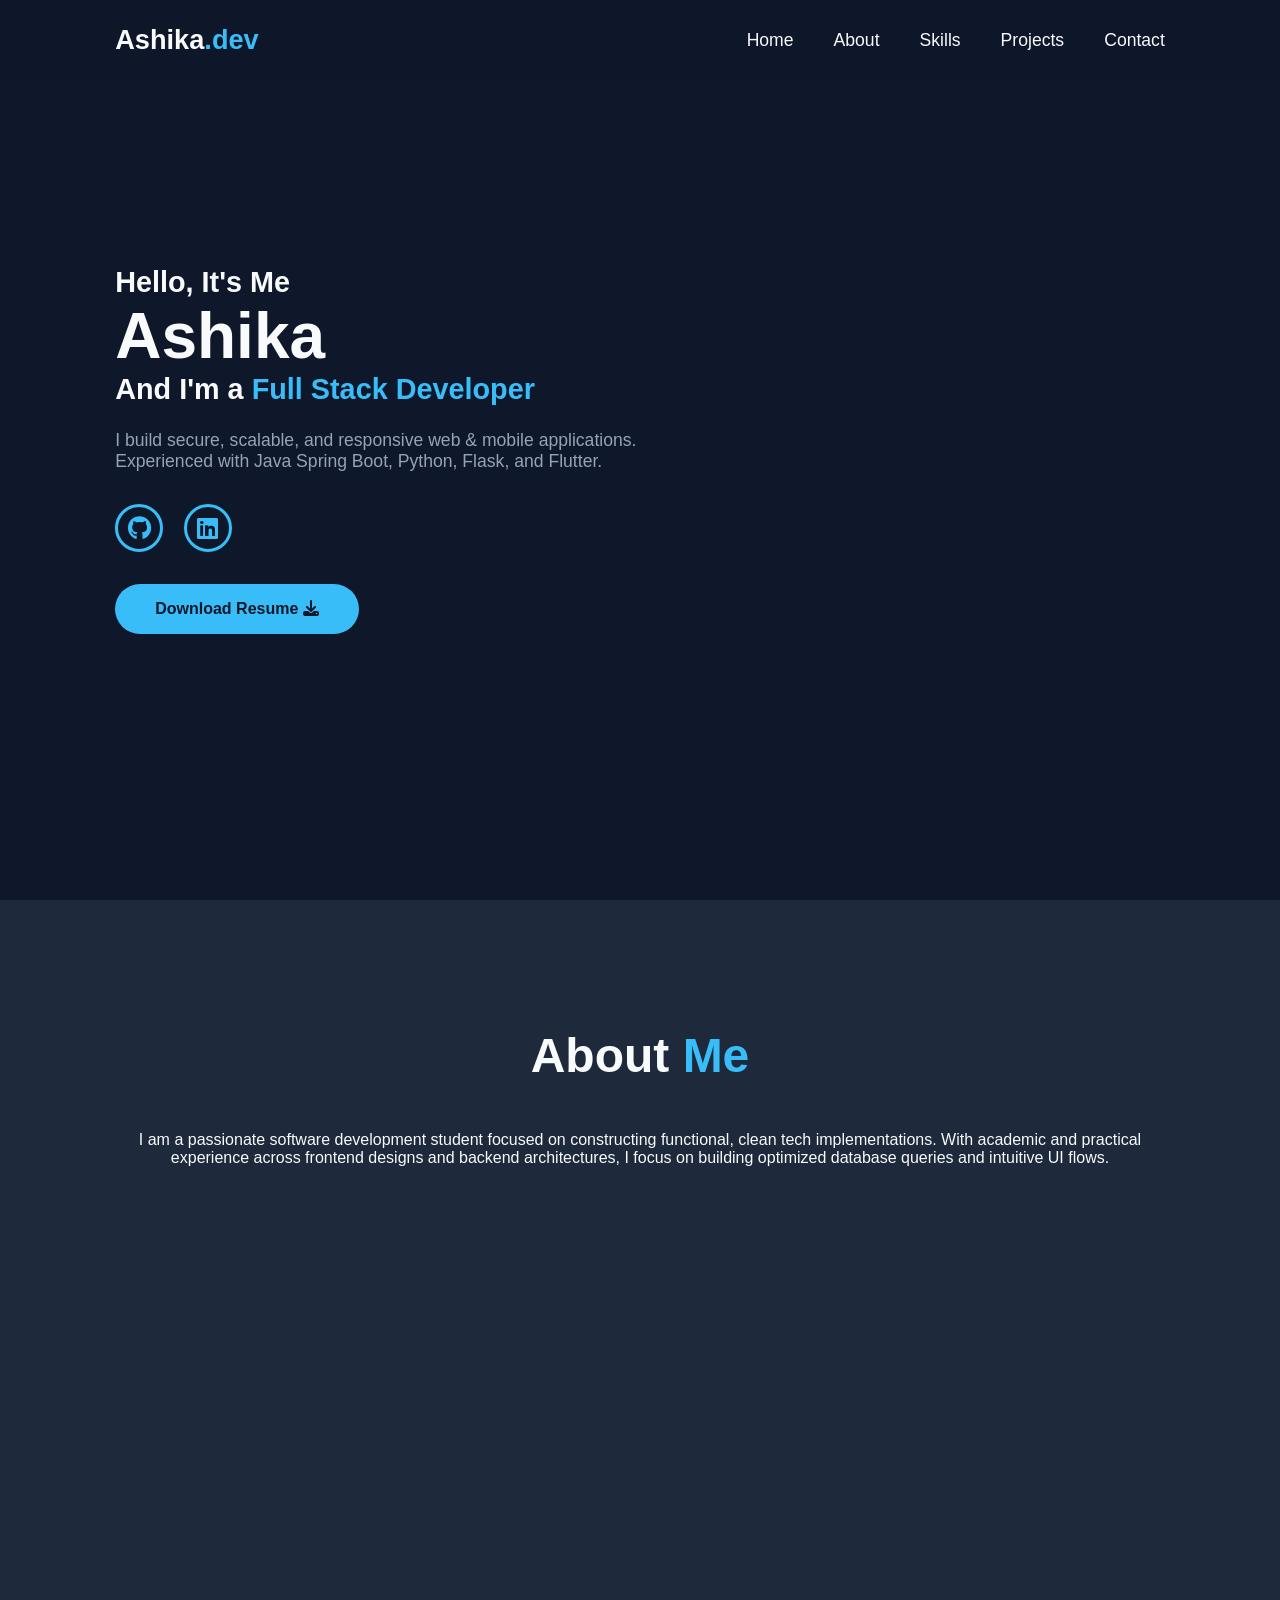
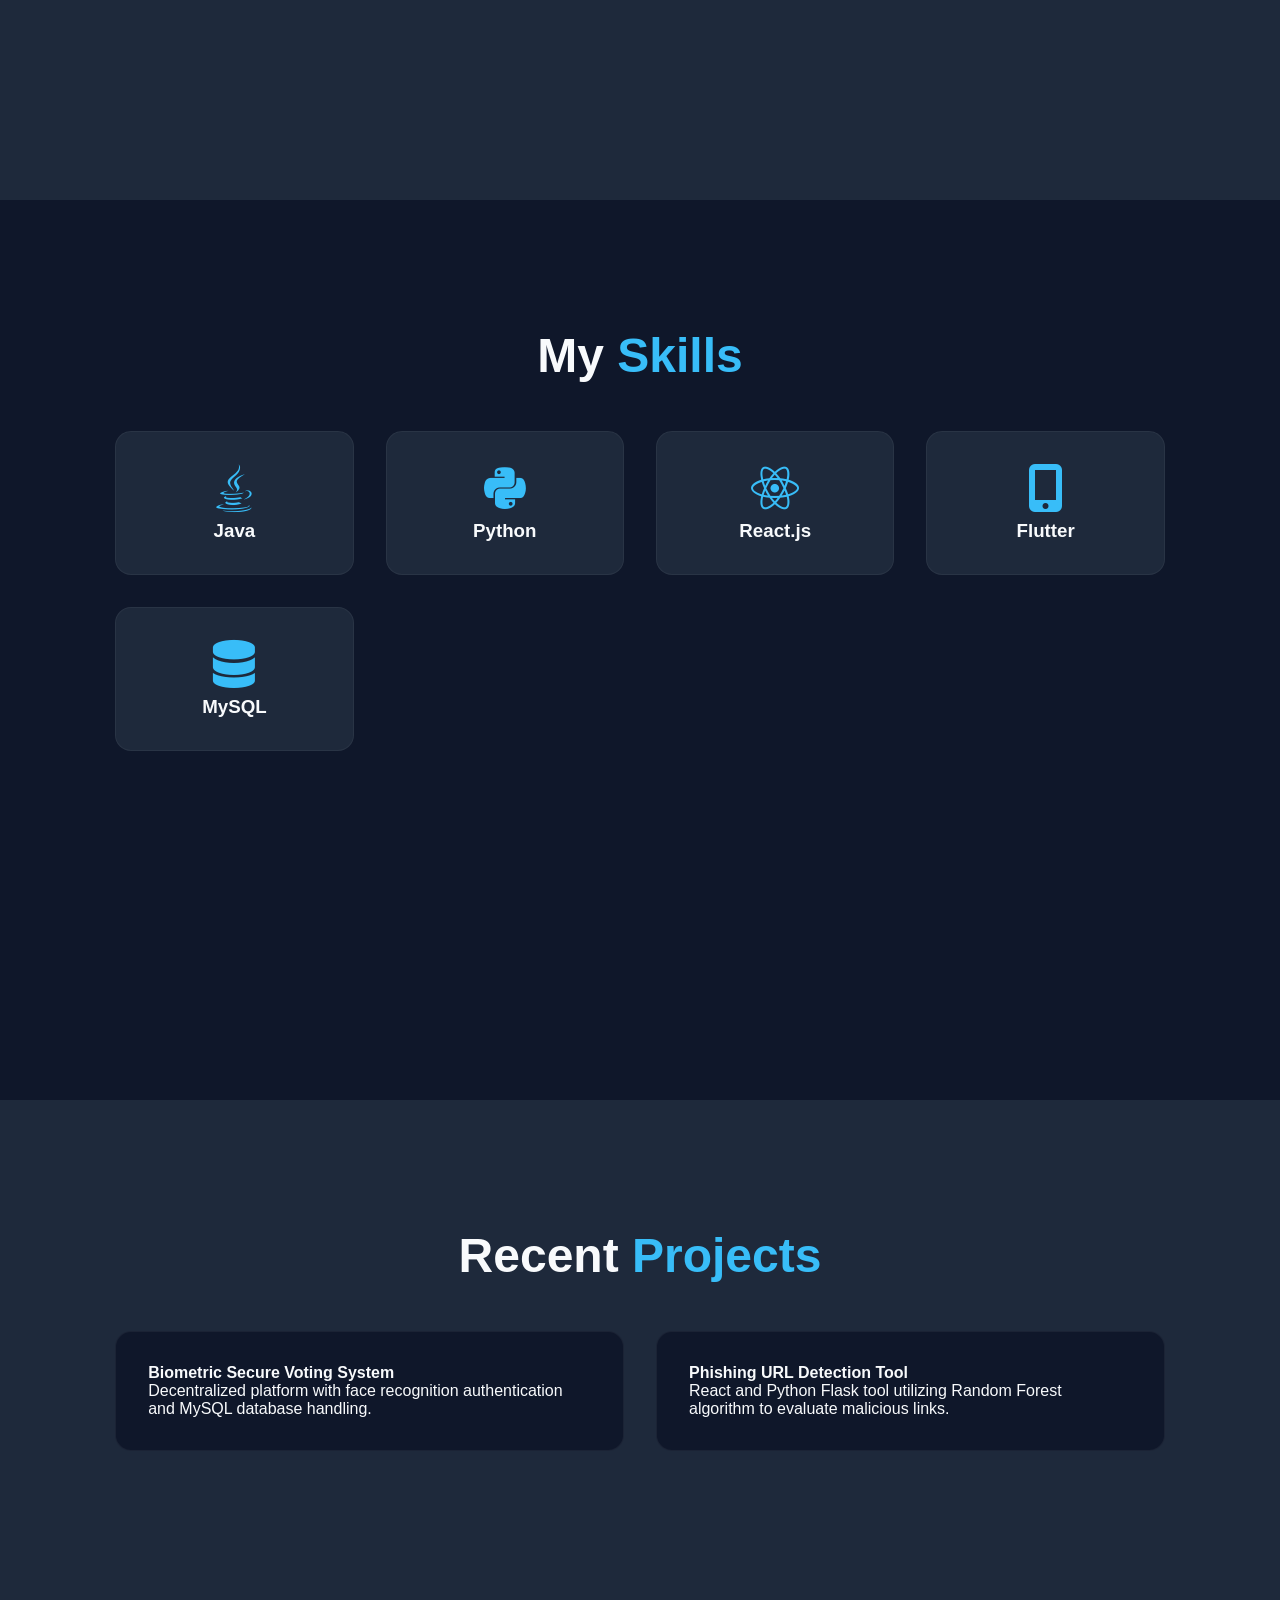
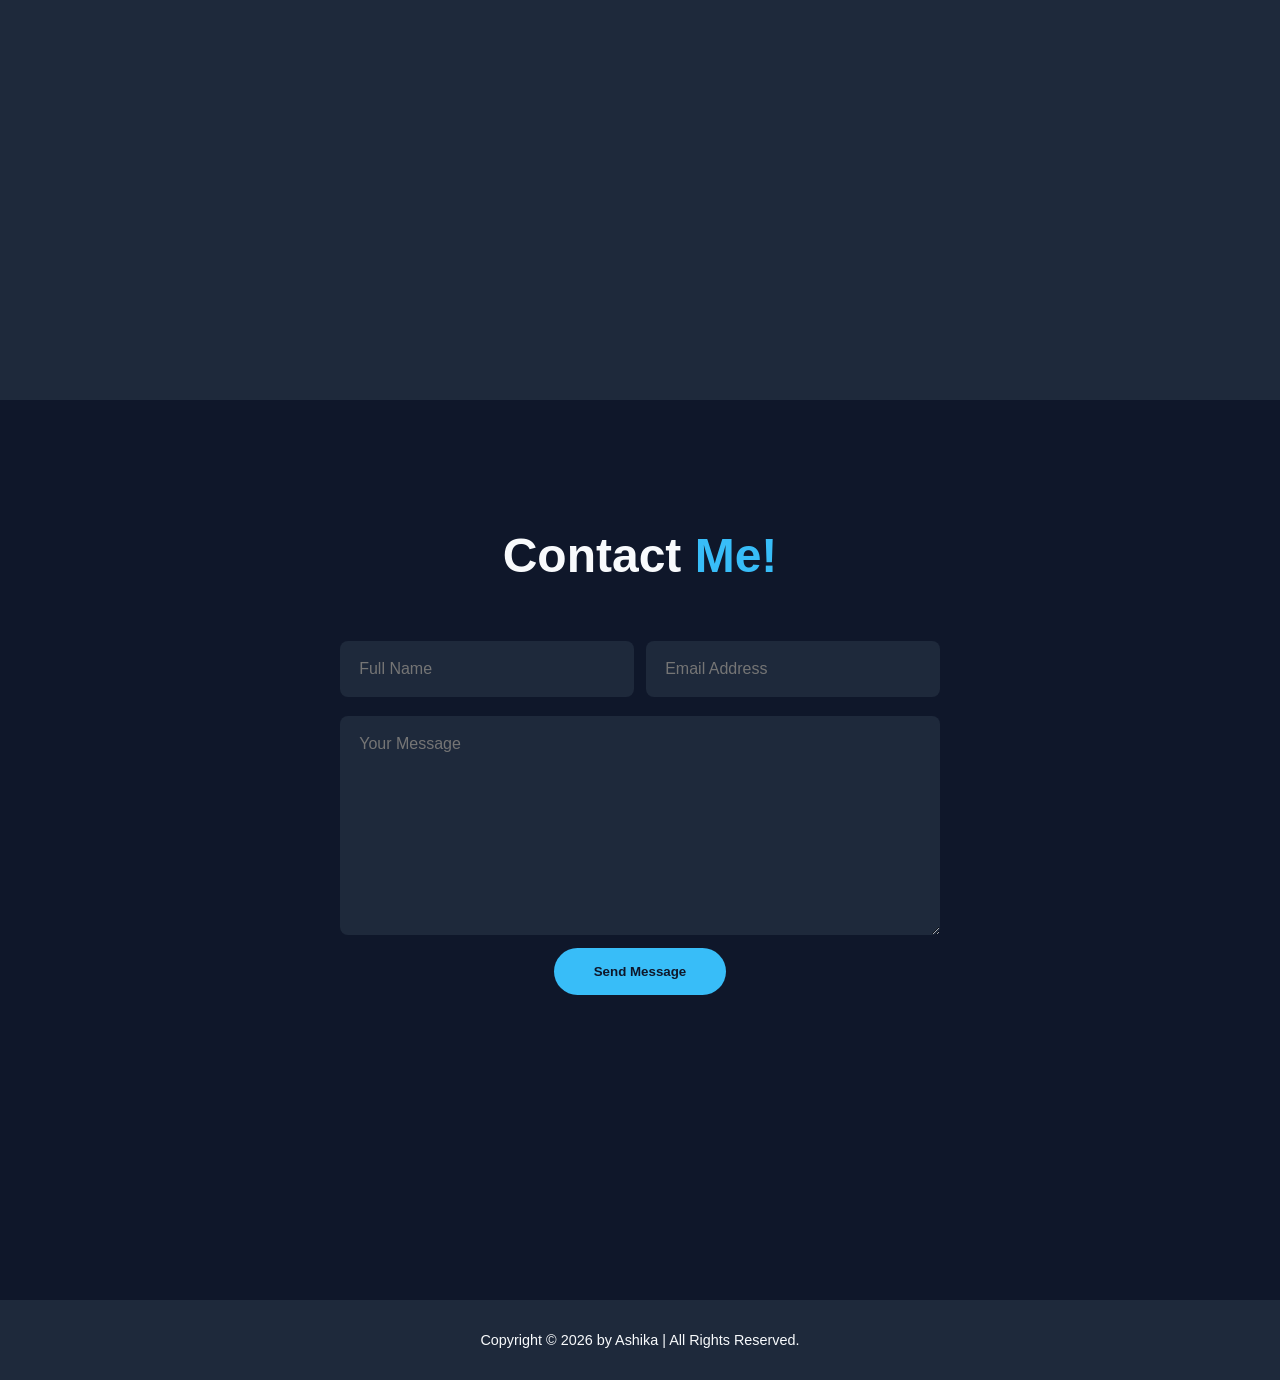
<file: frontend/index.html>
<!DOCTYPE html>
<html lang="en">
<head>
    <meta charset="UTF-8">
    <meta name="viewport" content="width=device-width, initial-scale=1.0">
    <title>Ashika | Full Stack Developer Portfolio</title>
    <link rel="stylesheet" href="style.css">
    <link rel="stylesheet" href="https://cdnjs.cloudflare.com/ajax/libs/font-awesome/6.4.0/css/all.min.css">
</head>
<body>

    <nav class="navbar">
        <div class="logo">Ashika<span>.dev</span></div>
        <ul class="nav-links">
            <li><a href="#home">Home</a></li>
            <li><a href="#about">About</a></li>
            <li><a href="#skills">Skills</a></li>
            <li><a href="#projects">Projects</a></li>
            <li><a href="#contact">Contact</a></li>
        </ul>
    </nav>

    <header id="home" class="hero-section">
        <div class="hero-content">
            <h3>Hello, It's Me</h3>
            <h1>Ashika</h1>
            <h3>And I'm a <span class="main-color-text">Full Stack Developer</span></h3>
            <p>I build secure, scalable, and responsive web & mobile applications. Experienced with Java Spring Boot, Python, Flask, and Flutter.</p>
            <div class="social-icons">
                <a href="https://github.com" target="_blank"><i class="fab fa-github"></i></a>
                <a href="https://linkedin.com" target="_blank"><i class="fab fa-linkedin"></i></a>
            </div>
            <a href="#" class="btn">Download Resume <i class="fas fa-download"></i></a>
        </div>
    </header>

    <section id="about" class="about">
        <h2 class="heading">About <span>Me</span></h2>
        <div class="about-content">
            <p>I am a passionate software development student focused on constructing functional, clean tech implementations. With academic and practical experience across frontend designs and backend architectures, I focus on building optimized database queries and intuitive UI flows.</p>
        </div>
    </section>

    <section id="skills" class="skills">
        <h2 class="heading">My <span>Skills</span></h2>
        <div class="skills-container">
            <div class="skill-box"><i class="fab fa-java"></i> <h3>Java</h3></div>
            <div class="skill-box"><i class="fab fa-python"></i> <h3>Python</h3></div>
            <div class="skill-box"><i class="fab fa-react"></i> <h3>React.js</h3></div>
            <div class="skill-box"><i class="fas fa-mobile-alt"></i> <h3>Flutter</h3></div>
            <div class="skill-box"><i class="fas fa-database"></i> <h3>MySQL</h3></div>
        </div>
    </section>

    <section id="projects" class="projects">
        <h2 class="heading">Recent <span>Projects</span></h2>
        <div class="projects-container">
            <div class="project-card">
                <h4>Biometric Secure Voting System</h4>
                <p>Decentralized platform with face recognition authentication and MySQL database handling.</p>
            </div>
            <div class="project-card">
                <h4>Phishing URL Detection Tool</h4>
                <p>React and Python Flask tool utilizing Random Forest algorithm to evaluate malicious links.</p>
            </div>
        </div>
    </section>

    <section id="contact" class="contact">
        <h2 class="heading">Contact <span>Me!</span></h2>
        <form id="contactForm">
            <div class="input-box">
                <input type="text" id="name" placeholder="Full Name" required>
                <input type="email" id="email" placeholder="Email Address" required>
            </div>
            <textarea id="message" cols="30" rows="10" placeholder="Your Message" required></textarea>
            <button type="submit" class="btn">Send Message</button>
        </form>
        <p id="formStatus" class="form-status"></p>
    </section>

    <footer class="footer">
        <p>Copyright &copy; 2026 by Ashika | All Rights Reserved.</p>
    </footer>

    <script src="script.js"></script>
</body>
</html>
</file>
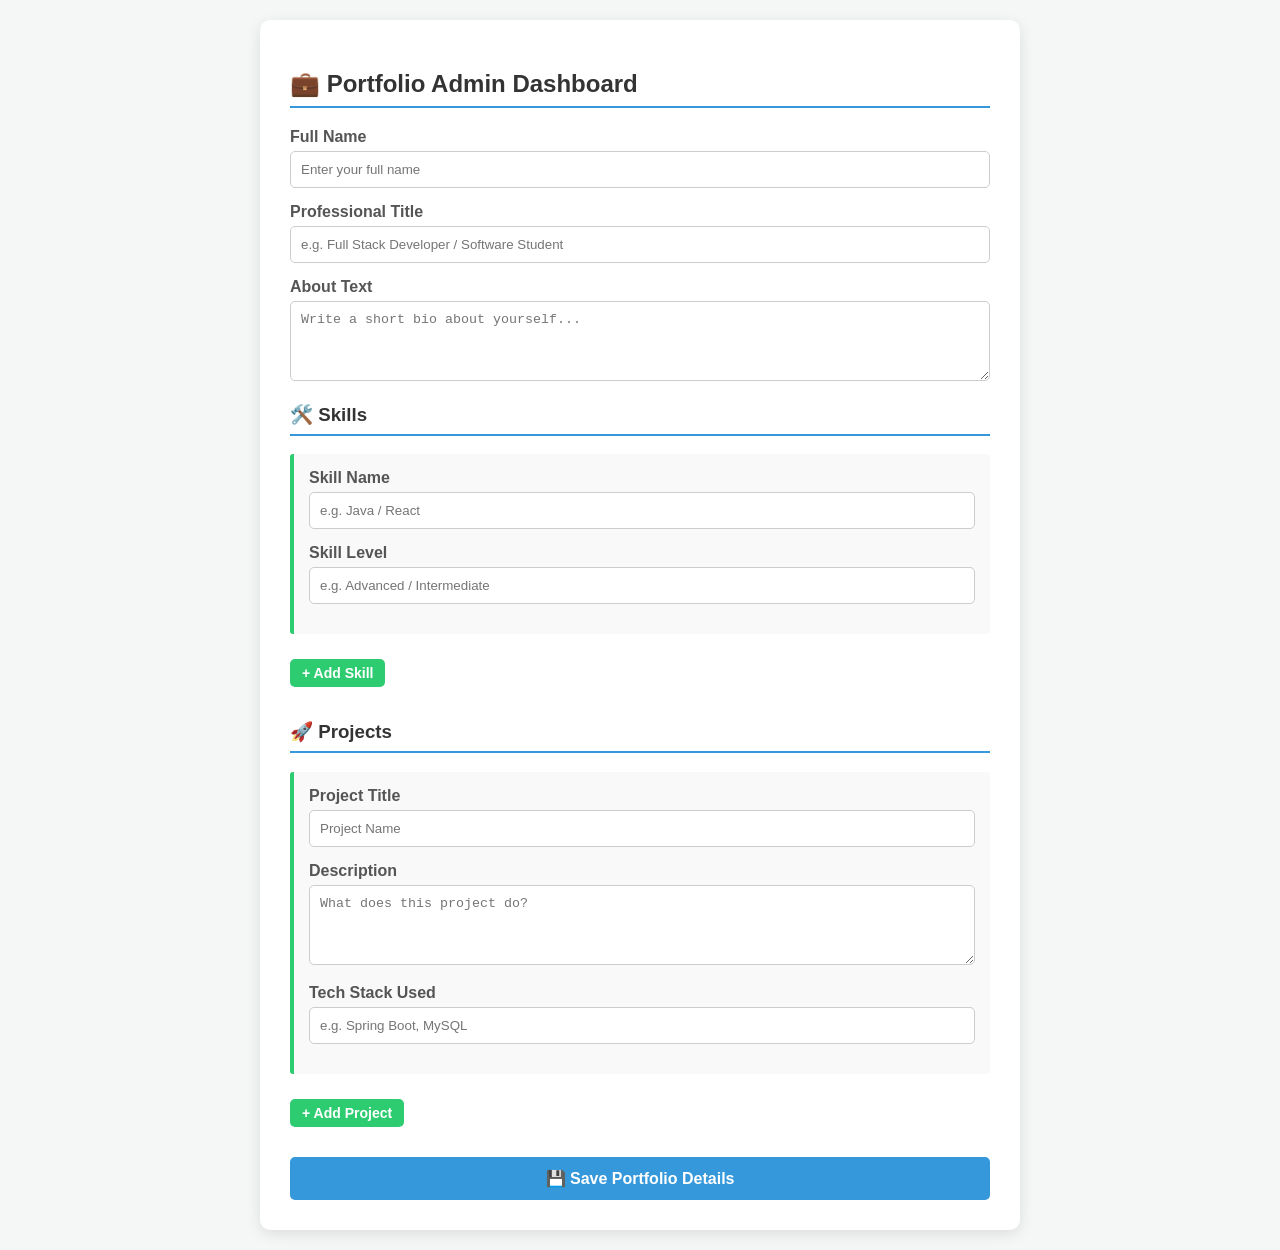
<file: frontend/admin.html>
<!DOCTYPE html>
<html lang="en">
<head>
    <meta charset="UTF-8">
    <meta name="viewport" content="width=device-width, initial-scale=1.0">
    <title>Admin Dashboard - Portfolio CMS</title>
    <style>
        body { font-family: 'Segoe UI', Tahoma, Geneva, Verdana, sans-serif; background: #f4f7f6; margin: 0; padding: 20px; }
        .container { max-width: 700px; background: white; margin: auto; padding: 30px; border-radius: 10px; box-shadow: 0 4px 15px rgba(0,0,0,0.1); }
        h2, h3 { color: #333; border-bottom: 2px solid #3498db; padding-bottom: 8px; }
        .form-group { margin-bottom: 15px; }
        label { display: block; font-weight: bold; margin-bottom: 5px; color: #555; }
        input[type="text"], textarea { width: 100%; padding: 10px; border: 1px solid #ccc; border-radius: 5px; box-sizing: border-box; }
        textarea { height: 80px; resize: vertical; }
        button { background: #3498db; color: white; border: none; padding: 12px 20px; border-radius: 5px; cursor: pointer; font-size: 16px; font-weight: bold; width: 100%; margin-top: 15px; }
        button:hover { background: #2980b9; }
        .dynamic-item { background: #f9f9f9; padding: 15px; border-left: 4px solid #2ecc71; margin-bottom: 10px; border-radius: 3px; position: relative; }
        .add-btn { background: #2ecc71; font-size: 14px; padding: 6px 12px; width: auto; margin-bottom: 15px; }
        .add-btn:hover { background: #27ae60; }
    </style>
</head>
<body>

<div class="container">
    <h2>💼 Portfolio Admin Dashboard</h2>
    <form id="portfolioForm">
        
        <div class="form-group">
            <label>Full Name</label>
            <input type="text" id="fullName" placeholder="Enter your full name" required>
        </div>
        <div class="form-group">
            <label>Professional Title</label>
            <input type="text" id="title" placeholder="e.g. Full Stack Developer / Software Student" required>
        </div>
        <div class="form-group">
            <label>About Text</label>
            <textarea id="aboutText" placeholder="Write a short bio about yourself..." required></textarea>
        </div>

        <h3>🛠️ Skills</h3>
        <div id="skillsContainer"></div>
        <button type="button" class="add-btn" onclick="addSkillField()">+ Add Skill</button>

        <h3>🚀 Projects</h3>
        <div id="projectsContainer"></div>
        <button type="button" class="add-btn" onclick="addProjectField()">+ Add Project</button>

        <button type="submit">💾 Save Portfolio Details</button>
    </form>
</div>

<script>
    // Dynamic Fields Creator
    function addSkillField() {
        const div = document.createElement('div');
        div.className = 'dynamic-item';
        div.innerHTML = `
            <div class="form-group"><label>Skill Name</label><input type="text" class="skill-name" placeholder="e.g. Java / React" required></div>
            <div class="form-group"><label>Skill Level</label><input type="text" class="skill-level" placeholder="e.g. Advanced / Intermediate" required></div>
        `;
        document.getElementById('skillsContainer').appendChild(div);
    }

    function addProjectField() {
        const div = document.createElement('div');
        div.className = 'dynamic-item';
        div.innerHTML = `
            <div class="form-group"><label>Project Title</label><input type="text" class="project-title" placeholder="Project Name" required></div>
            <div class="form-group"><label>Description</label><textarea class="project-desc" placeholder="What does this project do?" required></textarea></div>
            <div class="form-group"><label>Tech Stack Used</label><input type="text" class="project-tech" placeholder="e.g. Spring Boot, MySQL" required></div>
        `;
        document.getElementById('projectsContainer').appendChild(div);
    }

    // Initial setup single empty blocks layout kaaga
    addSkillField();
    addProjectField();

    // Form submission processing rules API mapping
    document.getElementById('portfolioForm').addEventListener('submit', async (e) => {
        e.preventDefault();

        // Accumulate skill items array list
        const skills = [];
        document.querySelectorAll('#skillsContainer .dynamic-item').forEach(item => {
            skills.push({
                skillName: item.querySelector('.skill-name').value,
                level: item.querySelector('.skill-level').value
            });
        });

        // Accumulate project entries logic mapping
        const projects = [];
        document.querySelectorAll('#projectsContainer .dynamic-item').forEach(item => {
            projects.push({
                title: item.querySelector('.project-title').value,
                description: item.querySelector('.project-desc').value,
                techStack: item.querySelector('.project-tech').value
            });
        });

        // Main payload package object block
        const payload = {
            fullName: document.getElementById('fullName').value,
            title: document.getElementById('title').value,
            aboutText: document.getElementById('aboutText').value,
            skills: skills,
            projects: projects
        };

        try {
            const response = await fetch('http://localhost:8080/api/profile/save', {
                method: 'POST',
                headers: { 'Content-Type': 'application/json' },
                body: JSON.stringify(payload)
            });

            if (response.ok) {
                alert('🎉 Mass! Portfolio database data perfectly saved!');
            } else {
                alert('❌ Error updating database. Check logs!');
            }
        } catch (error) {
            console.error(error);
            alert('❌ Unable to connect to Spring Boot server.');
        }
    });
</script>
</body>
</html>
</file>
<file: frontend/style.css>
* {
    margin: 0; padding: 0; box-sizing: border-box;
    text-decoration: none; border: none; outline: none;
    scroll-behavior: smooth; font-family: 'Segoe UI', sans-serif;
}
:root {
    --bg-color: #0f172a; --second-bg-color: #1e293b;
    --text-color: #f8fafc; --main-color: #38bdf8;
}
body { background: var(--bg-color); color: var(--text-color); }
section { min-height: 100vh; padding: 8rem 9% 2rem; }
.heading { text-align: center; font-size: 3rem; margin-bottom: 3rem; }
.heading span, .main-color-text { color: var(--main-color); }

/* NAVBAR */
.navbar {
    position: fixed; top: 0; left: 0; width: 100%; padding: 1.5rem 9%;
    background: rgba(15, 23, 42, 0.9); backdrop-filter: blur(10px);
    display: flex; justify-content: space-between; align-items: center; z-index: 100;
}
.logo { font-size: 1.7rem; font-weight: 700; color: var(--text-color); }
.logo span { color: var(--main-color); }
.nav-links { display: flex; list-style: none; }
.nav-links li a { font-size: 1.1rem; color: var(--text-color); margin-left: 2.5rem; transition: .3s; }
.nav-links li a:hover { color: var(--main-color); }

/* HERO SECTION */
.hero-section { display: flex; align-items: center; padding: 0 9%; height: 100vh; }
.hero-content h1 { font-size: 4rem; font-weight: 700; }
.hero-content h3 { font-size: 1.8rem; }
.hero-content p { font-size: 1.1rem; margin: 1.5rem 0 2rem; max-width: 600px; color: #94a3b8; }
.social-icons a {
    display: inline-flex; justify-content: center; align-items: center; width: 3rem; height: 3rem;
    border: .2rem solid var(--main-color); border-radius: 50%; font-size: 1.5rem; color: var(--main-color);
    margin: 0 1rem 2rem 0; transition: .4s;
}
.social-icons a:hover { background: var(--main-color); color: var(--bg-color); box-shadow: 0 0 1rem var(--main-color); }
.btn {
    display: inline-block; padding: 1rem 2.5rem; background: var(--main-color);
    border-radius: 4rem; font-weight: 600; color: var(--bg-color); transition: .3s; cursor: pointer;
}
.btn:hover { transform: scale(1.03); box-shadow: 0 0 1rem var(--main-color); }

/* ABOUT, SKILLS & PROJECTS */
.about, .projects { background: var(--second-bg-color); text-align: center; }
.skills-container, .projects-container { display: grid; grid-template-columns: repeat(auto-fit, minmax(220px, 1fr)); gap: 2rem; margin-top: 2rem; }
.skill-box, .project-card { background: var(--second-bg-color); padding: 2rem; border-radius: 1rem; text-align: center; border: 1px solid rgba(255, 255, 255, 0.05); }
.project-card { background: var(--bg-color); text-align: left; }
.skill-box i { font-size: 3rem; color: var(--main-color); margin-bottom: 0.5rem; }

/* CONTACT FORM */
.contact form { max-width: 600px; margin: 0 auto; text-align: center; }
.contact form .input-box { display: flex; justify-content: space-between; flex-wrap: wrap; }
.contact form .input-box input, .contact form textarea {
    width: 100%; padding: 1.2rem; font-size: 1rem; color: var(--text-color);
    background: var(--second-bg-color); border-radius: .5rem; margin: .6rem 0;
}
.contact form .input-box input { width: 49%; }
.form-status { margin-top: 1rem; font-weight: 600; color: var(--main-color); text-align: center; font-size: 1.1rem; }
.footer { text-align: center; padding: 2rem; background: var(--second-bg-color); font-size: 0.9rem; }
</file>
